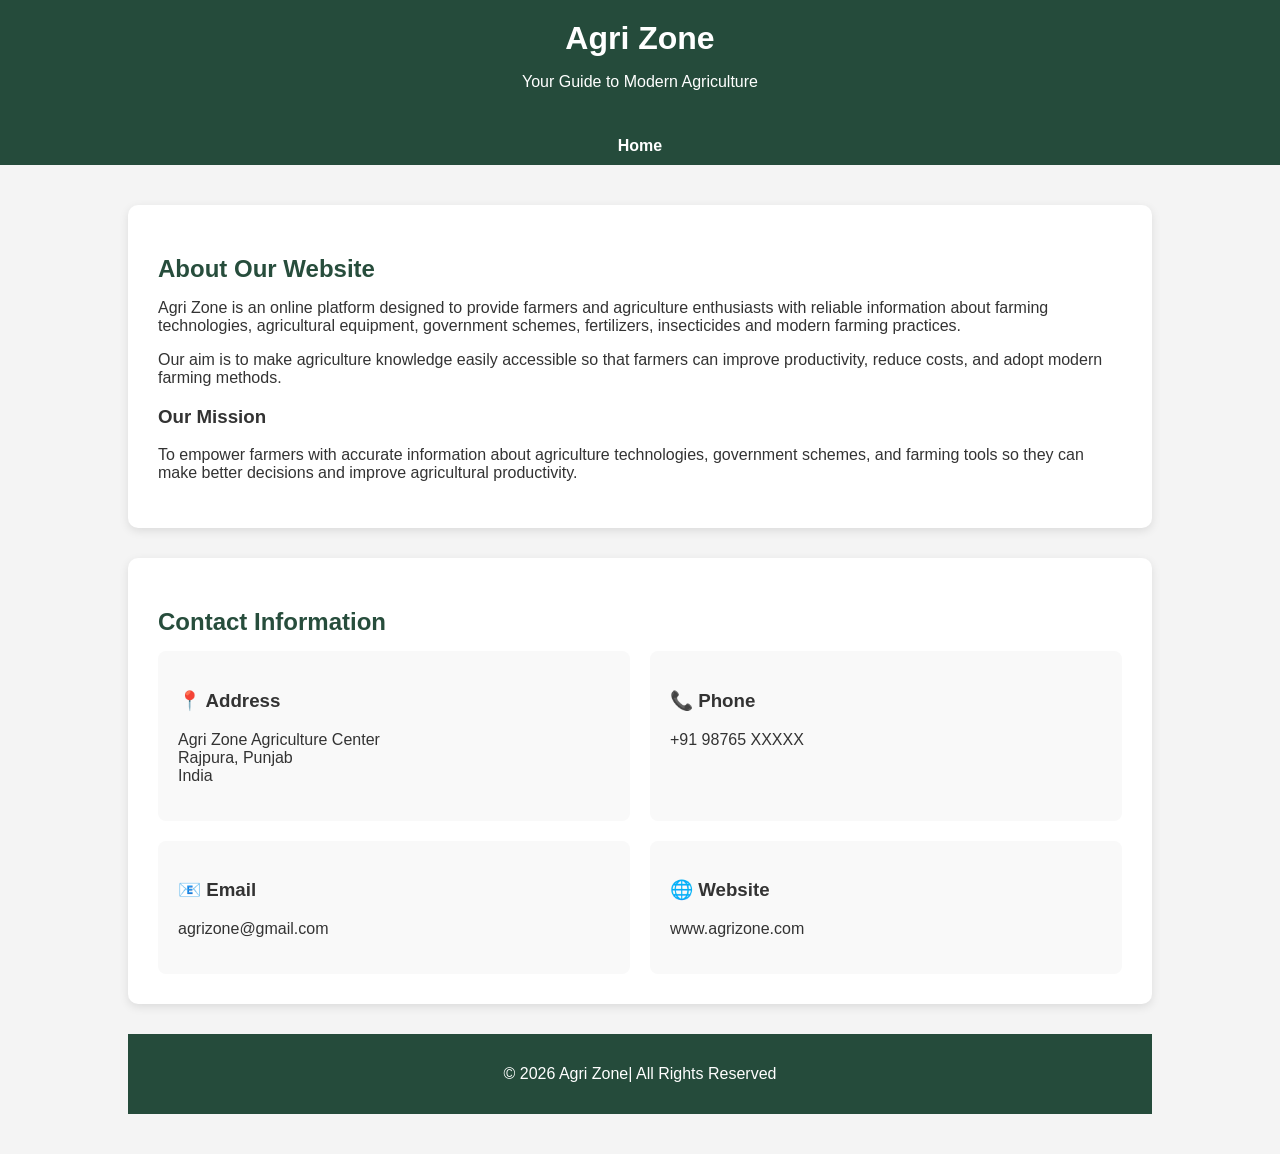
<file: about.html>
<!DOCTYPE html>
<html lang="en">
<head>
<meta charset="UTF-8">
<meta name="viewport" content="width=device-width, initial-scale=1.0">
<title>About Us - Agro Info</title>

<style>

body{
font-family: Arial, sans-serif;
margin:0;
background:#f4f4f4;
color:#333;
}

header{
background:rgba(27,67,50,0.95);
color:white;
padding:20px;
text-align:center;
}

header h1{
margin:0;
}

nav{
background:rgba(27,67,50,0.95);
padding:10px;
text-align:center;
}

nav a{
color:white;
text-decoration:none;
margin:0 15px;
font-weight:bold;
}

nav a:hover{
text-decoration:underline;
}

.container{
width:80%;
margin:auto;
padding:40px 0;
}

.section{
background:white;
padding:30px;
margin-bottom:30px;
border-radius:10px;
box-shadow:0 3px 10px rgba(0,0,0,0.1);
}

.section h2{
color:rgba(27,67,50,0.95);
margin-bottom:15px;
}

.contact-box{
display:grid;
grid-template-columns:1fr 1fr;
gap:20px;
}

.contact-item{
background:#f9f9f9;
padding:20px;
border-radius:8px;
}

footer{
background:rgba(27,67,50,0.95);
color:white;
text-align:center;
padding:15px;
margin-top:30px;
}

</style>

</head>

<body>

<header>
<h1>Agri Zone</h1>
<p>Your Guide to Modern Agriculture</p>
</header>

<nav>
<a href="index.html">Home</a>

</nav>

<div class="container">

<div class="section">
<h2>About Our Website</h2>
<p>
Agri Zone is an online platform designed to provide farmers and agriculture enthusiasts
with reliable information about farming technologies, agricultural equipment,
government schemes, fertilizers, insecticides and modern farming practices.
</p>

<p>
Our aim is to make agriculture knowledge easily accessible so that farmers
can improve productivity, reduce costs, and adopt modern farming methods.


</p>
<h3>Our Mission</h3>
<p>To empower farmers with accurate information about agriculture technologies,
government schemes, and farming tools so they can make better decisions
and improve agricultural productivity.</p>
</div>



<div class="section">
<h2>Contact Information</h2>

<div class="contact-box">

<div class="contact-item">
<h3>📍 Address</h3>
<p>
Agri Zone Agriculture Center<br>
Rajpura, Punjab<br>
India
</p>
</div>

<div class="contact-item">
<h3>📞 Phone</h3>
<p>+91 98765 XXXXX</p>
</div>

<div class="contact-item">
<h3>📧 Email</h3>
<p>agrizone@gmail.com</p>
</div>

<div class="contact-item">
<h3>🌐 Website</h3>
<p>www.agrizone.com</p>
</div>

</div>

</div>

<footer>
<p>© 2026 Agri Zone| All Rights Reserved</p>
</footer>

</body>
</html>
</file>
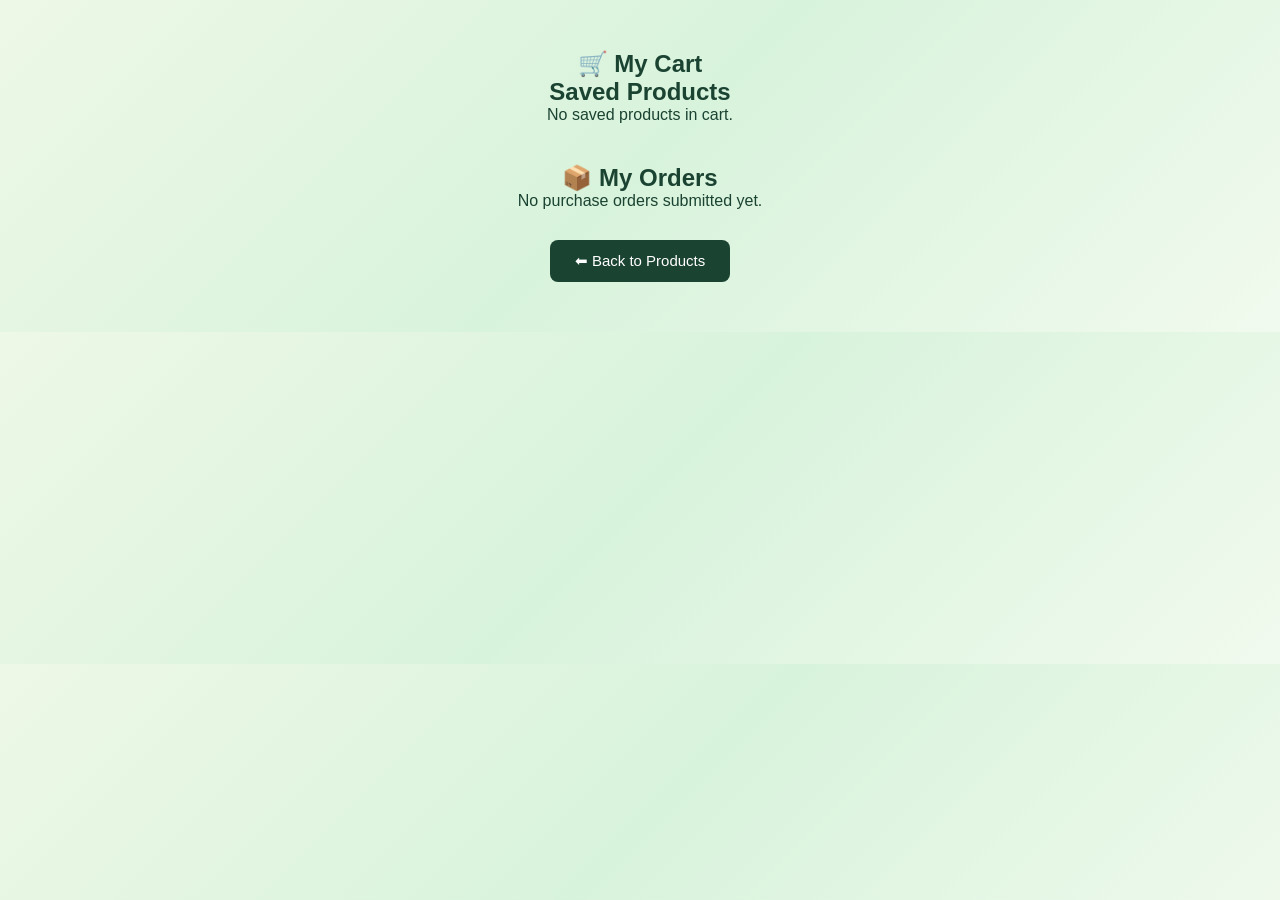
<file: cart.html>
<!DOCTYPE html>
<html lang="en">
<head>
    <meta charset="UTF-8">
    <meta name="viewport" content="width=device-width, initial-scale=1.0">
    <title>Agri Zone My Cart</title>
    <link rel="stylesheet" href="style.css">
</head>
<body>

<section class="cart-page">
    <h1>🛒 My Cart</h1>

    <h2>Saved Products</h2>
    <div id="cartItems"></div>

    <h2 style="margin-top:40px;">📦 My Orders</h2>
    <div id="myOrders"></div>

    <a href="products.html" class="simple-back-btn">⬅ Back to Products</a>
</section>
<script src="cart.js"></script>
</body>
</html>
</file>
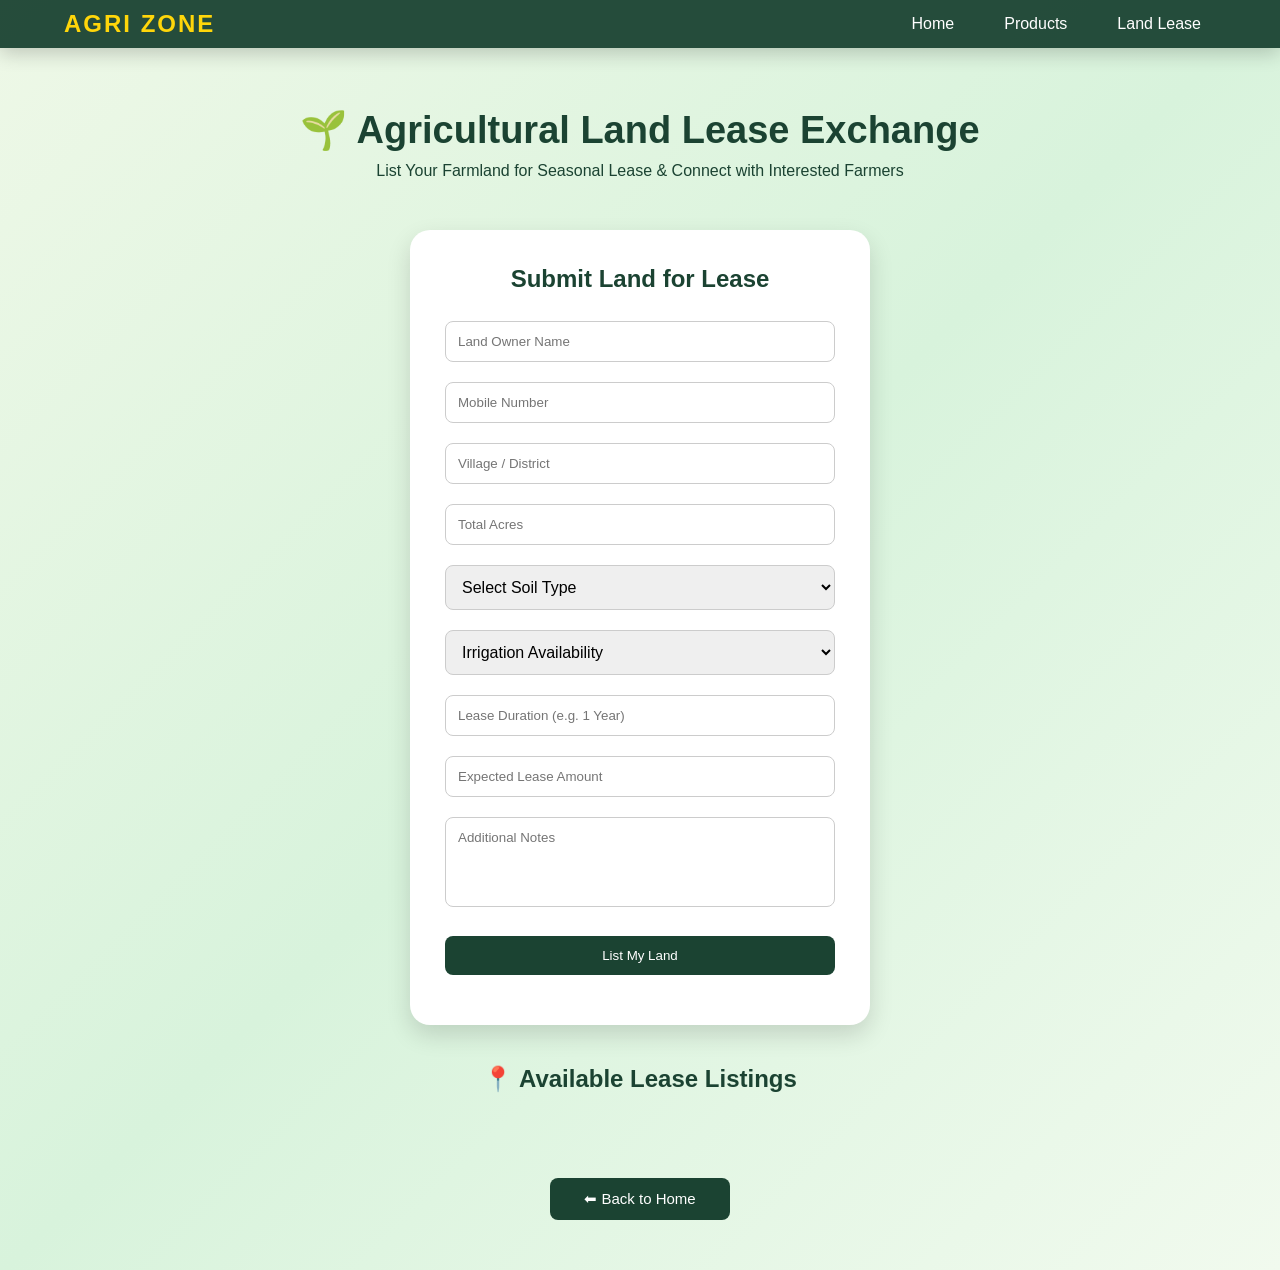
<file: lease.html>
<!DOCTYPE html>
<html lang="en">
<head>
    <meta charset="UTF-8">
    <meta name="viewport" content="width=device-width, initial-scale=1.0">
    <title>Agri Zone Land Lease Exchange</title>
    <link rel="stylesheet" href="style.css">
</head>
<body>

<header>
    <div class="navbar">
        <div class="logo-area">
            <h2>AGRI ZONE</h2>
        </div>

        <nav>
            <ul>
                <li><a href="index.html">Home</a></li>
                <li><a href="products.html">Products</a></li>
                <li><a href="lease.html">Land Lease</a></li>
                
            </ul>
        </nav>
    </div>
</header>

<section class="lease-hero">
    <h1>🌱 Agricultural Land Lease Exchange</h1>
    <p>List Your Farmland for Seasonal Lease & Connect with Interested Farmers</p>
</section>

<section class="lease-form-section">
    <div class="lease-box">
        <h2>Submit Land for Lease</h2>

        <input type="text" id="ownerName" placeholder="Land Owner Name">
        <input type="text" id="ownerMobile" placeholder="Mobile Number">
        <input type="text" id="village" placeholder="Village / District">
        <input type="number" id="acres" placeholder="Total Acres">

        <select id="soilType">
            <option>Select Soil Type</option>
            <option>Loamy Soil</option>
            <option>Clay Soil</option>
            <option>Sandy Soil</option>
            <option>Black Soil</option>
            <option>Red Soil</option>
        </select>

        <select id="waterFacility">
            <option>Irrigation Availability</option>
            <option>Tubewell Available</option>
            <option>Canal Water</option>
            <option>Rainfed Only</option>
        </select>

        <input type="text" id="leaseDuration" placeholder="Lease Duration (e.g. 1 Year)">
        <input type="text" id="leasePrice" placeholder="Expected Lease Amount">

        <textarea id="notes" placeholder="Additional Notes"></textarea>

        <button onclick="submitLease()">List My Land</button>

        <div id="leaseMsg"></div>
    </div>
</section>

<section class="lease-display">
    <h2>📍 Available Lease Listings</h2>
    <div id="leaseListings"></div>
</section>
<a href="index.html" class="simple-back-btn">⬅ Back to Home</a>
<script src="lease.js"></script>
</body>
</html>
</file>
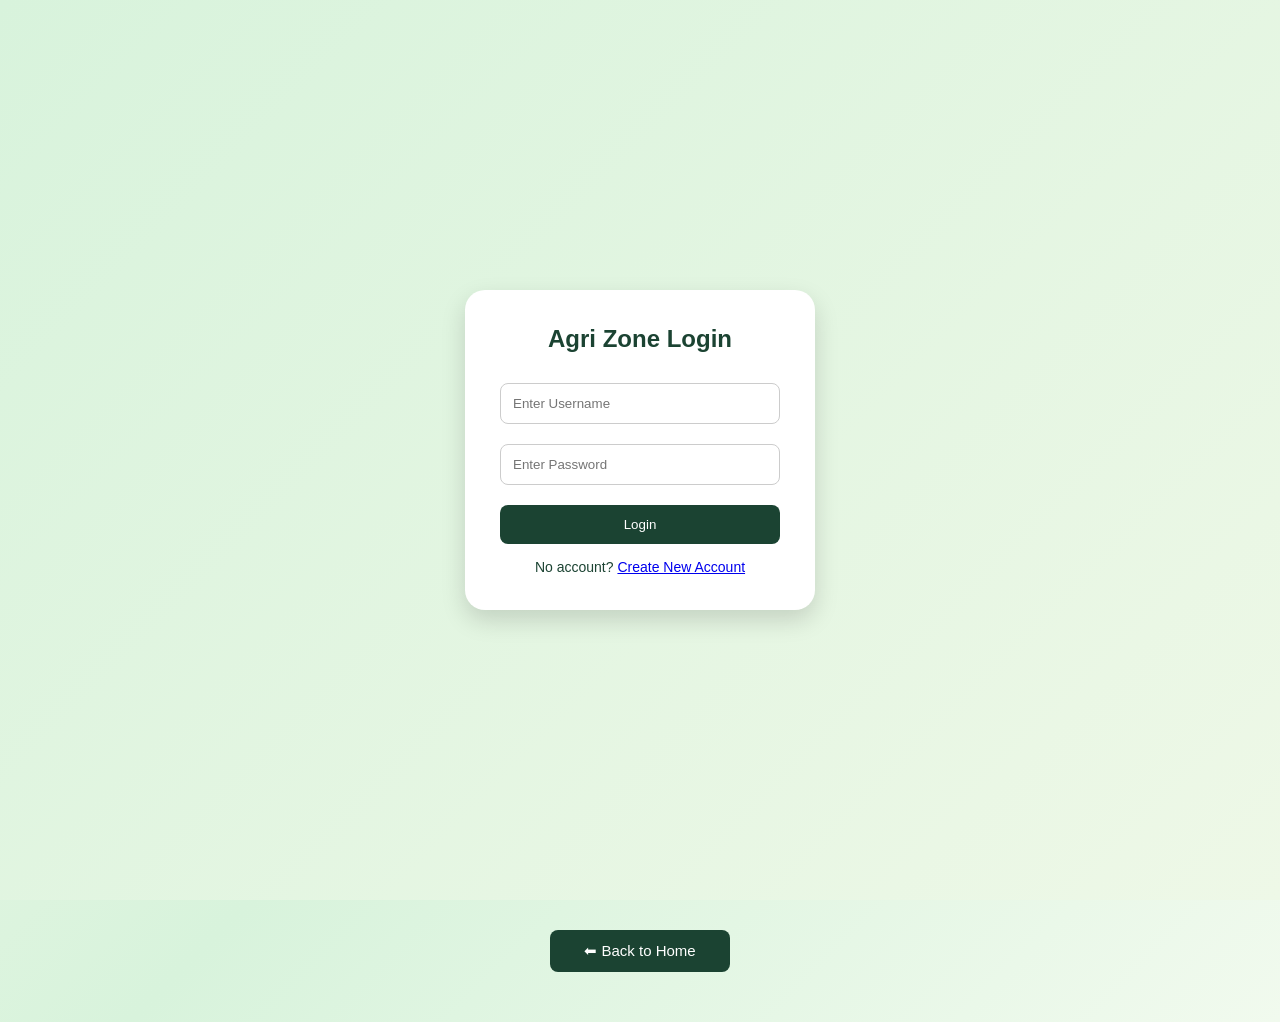
<file: login.html>
<!DOCTYPE html>
<html lang="en">
<head>
    <meta charset="UTF-8">
    <meta name="viewport" content="width=device-width, initial-scale=1.0">
    <title>Agri Zone Login</title>
    <link rel="stylesheet" href="style.css">
</head>
<body>

<section class="login-page">
    <div class="login-box">
        <h2>Agri Zone Login</h2>

        <input type="text" id="username" placeholder="Enter Username">
        <input type="password" id="password" placeholder="Enter Password">

        <button onclick="loginUser()">Login</button>

        <p class="switch-text">No account? <a href="signup.html">Create New Account</a></p>

        <div id="loginMsg"></div>
    </div>
</section>

<a href="index.html" class="simple-back-btn">⬅ Back to Home</a>

<script src="login.js"></script>
</body>
</html>
</file>
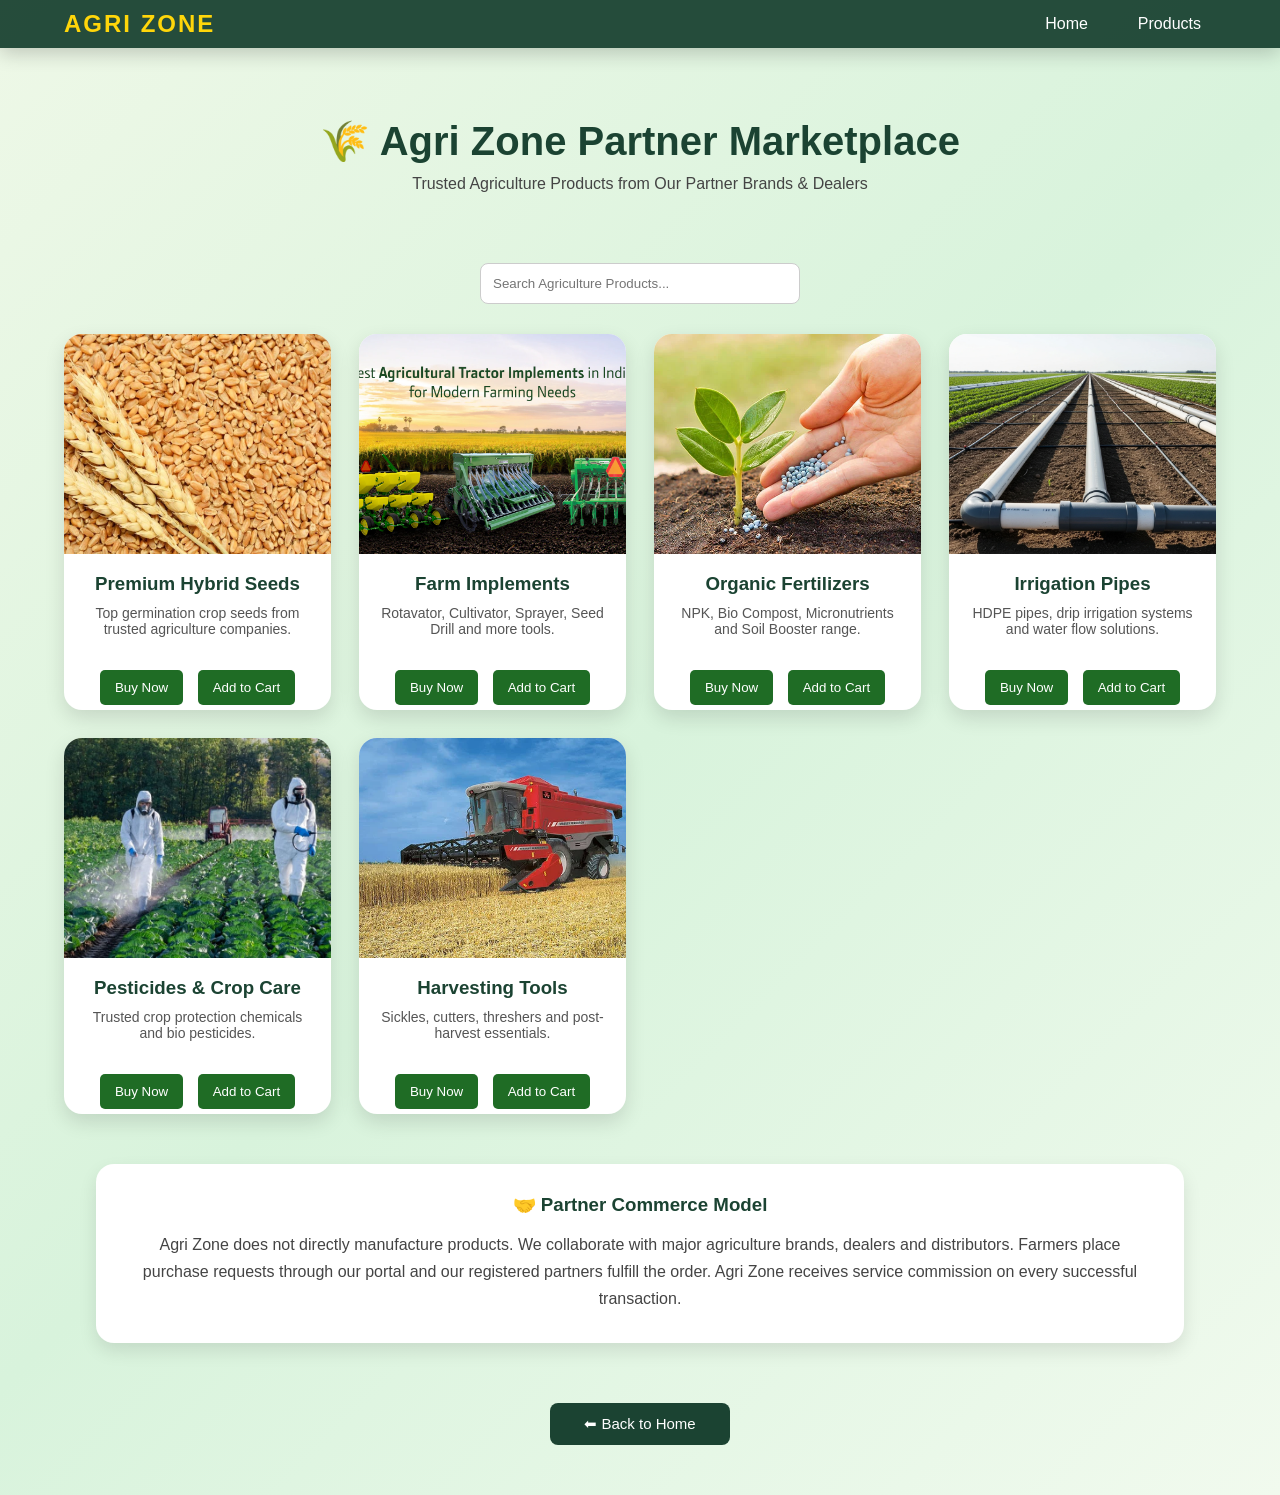
<file: products.html>
<!DOCTYPE html>
<html lang="en">
<head>
    <meta charset="UTF-8">
    <meta name="viewport" content="width=device-width, initial-scale=1.0">
    <title>Agri Zone Products Marketplace</title>
    <link rel="stylesheet" href="style.css">
</head>
<body>

<header>
    <div class="navbar">
        <div class="logo-area">
            <h2>AGRI ZONE</h2>
        </div>

        <nav>
            <ul>
                <li><a href="index.html">Home</a></li>
                <li><a href="products.html">Products</a></li>
                
            </ul>
        </nav>
    </div>
</header>

<section class="product-hero">
    <h1>🌾 Agri Zone Partner Marketplace</h1>
    <p>Trusted Agriculture Products from Our Partner Brands & Dealers</p>
</section>
<div class="product-search-box">
    <input type="text" id="searchProduct" placeholder="Search Agriculture Products..." onkeyup="filterProducts()">
</div>
<section class="products-container">

    <div class="product-card">
        <img src="seed.jpg">
        <h3>Premium Hybrid Seeds</h3>
        <p>Top germination crop seeds from trusted agriculture companies.</p>
        <button onclick="buyProduct('Premium Hybrid Seeds')">Buy Now</button>
        <button onclick="addToCart('Premium Hybrid Seeds')">Add to Cart</button>
    </div>

    <div class="product-card">
        <img src="imp.webp">
        <h3>Farm Implements</h3>
        <p>Rotavator, Cultivator, Sprayer, Seed Drill and more tools.</p>
        <button onclick="buyProduct('Farm Implements')">Buy Now</button>
        <button onclick="addToCart('Farm Implements')">Add to Cart</button>
    </div>

    <div class="product-card">
        <img src="fer.webp">
        <h3>Organic Fertilizers</h3>
        <p>NPK, Bio Compost, Micronutrients and Soil Booster range.</p>
        <button onclick="buyProduct('Organic Fertilizers')">Buy Now</button>
        <button onclick="addToCart('Organic Fertilizers')">Add to Cart</button>
    </div>

    <div class="product-card">
        <img src="irri.webp">
        <h3>Irrigation Pipes</h3>
        <p>HDPE pipes, drip irrigation systems and water flow solutions.</p>
        <button onclick="buyProduct('Irrigation Pipes')">Buy Now</button>
        <button onclick="addToCart('Irrigation Pipes')">Add to Cart</button>
    </div>

    <div class="product-card">
        <img src="pes.jpg">
        <h3>Pesticides & Crop Care</h3>
        <p>Trusted crop protection chemicals and bio pesticides.</p>
        <button onclick="buyProduct('Pesticides & Crop Care')">Buy Now</button>
        <button onclick="addToCart('Pesticides & Crop Care')">Add to Cart</button>
    </div>

    <div class="product-card">
        <img src="harv.webp">
        <h3>Harvesting Tools</h3>
        <p>Sickles, cutters, threshers and post-harvest essentials.</p>
        <button onclick="buyProduct('Harvesting Tools')">Buy Now</button>
        <button onclick="addToCart('Harvesting Tools')">Add to Cart</button>
    </div>

</section>

<section class="affiliate-note">
    <h3>🤝 Partner Commerce Model</h3>
    <p>
        Agri Zone does not directly manufacture products. We collaborate with major agriculture brands,
        dealers and distributors. Farmers place purchase requests through our portal and our registered
        partners fulfill the order. Agri Zone receives service commission on every successful transaction.
    </p>
</section>

<a href="index.html" class="simple-back-btn">⬅ Back to Home</a>

<script src="product.js"></script>
</body>
</html>
</file>
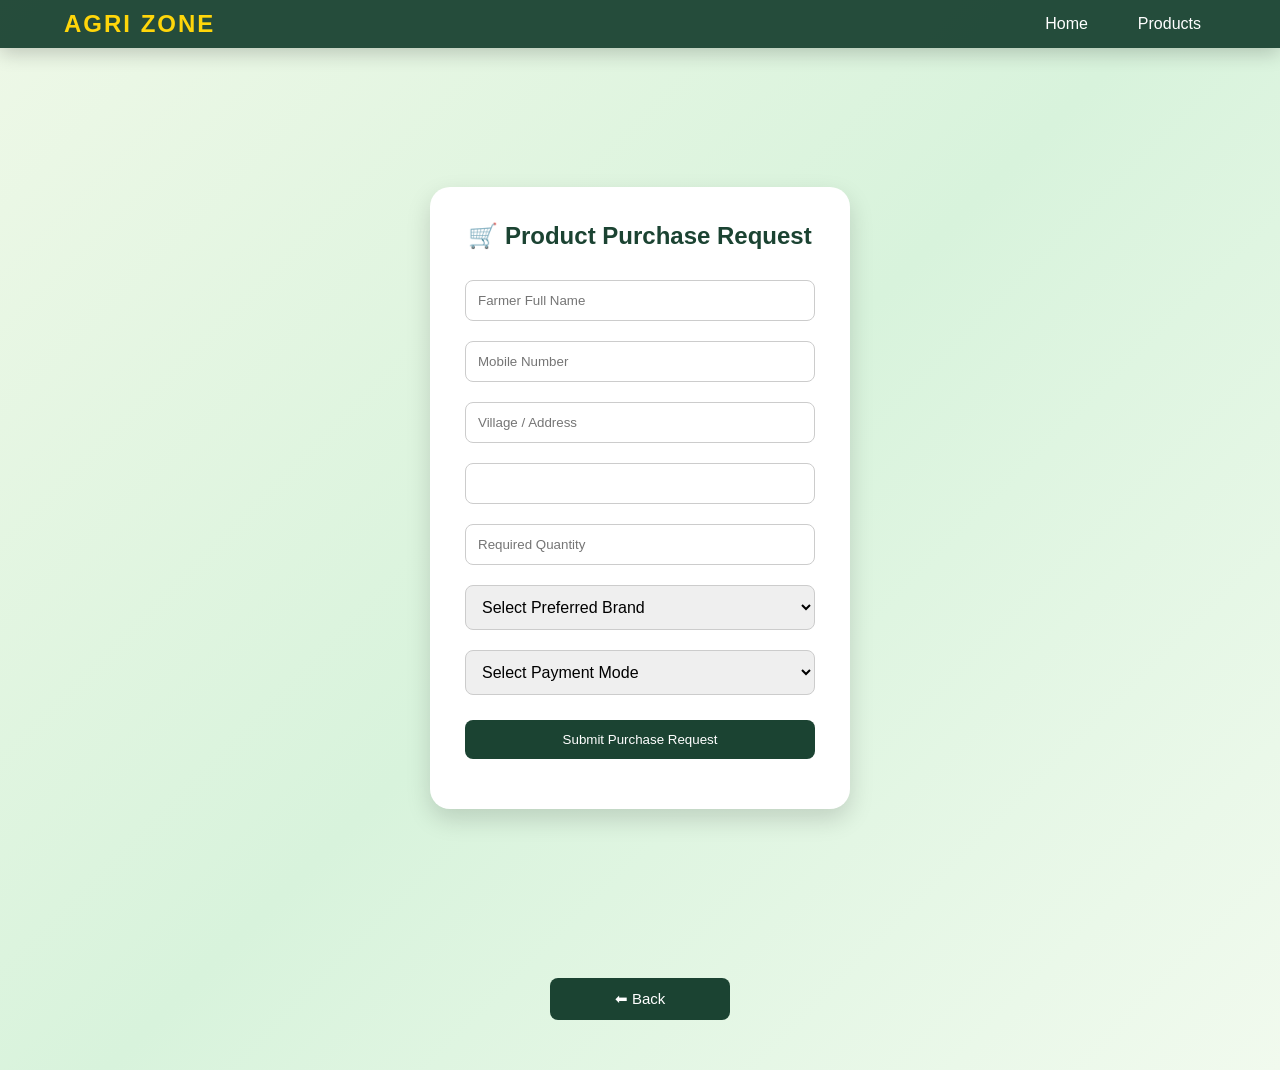
<file: purchase.html>
<!DOCTYPE html>
<html lang="en">
<head>
    <meta charset="UTF-8">
    <meta name="viewport" content="width=device-width, initial-scale=1.0">
    <title>Agri Zone Purchase Request</title>
    <link rel="stylesheet" href="style.css">
    <style>
        /* PURCHASE PAGE */
.purchase-page{
    min-height:100vh;
    display:flex;
    justify-content:center;
    align-items:center;
    padding:40px 0;
}

.purchase-box{
    width:420px;
    background:white;
    padding:35px;
    border-radius:20px;
    box-shadow:0 10px 25px rgba(0,0,0,0.15);
    text-align:center;
}

.purchase-box h2{
    margin-bottom:20px;
    color:#1b4332;
}

.purchase-box input,
.purchase-box select{
    width:100%;
    padding:12px;
    margin:10px 0;
    border:1px solid #ccc;
    border-radius:8px;
}

.purchase-box button{
    width:100%;
    padding:12px;
    background:#1b4332;
    color:white;
    border:none;
    border-radius:8px;
    margin-top:15px;
    cursor:pointer;
}

.purchase-box button:hover{
    background:#2d6a4f;
}

#orderMsg{
    margin-top:15px;
    font-weight:600;
    color:green;
}
    </style>
</head>
<body>

<header>
    <div class="navbar">
        <div class="logo-area">
            <h2>AGRI ZONE</h2>
        </div>

        <nav>
            <ul>
                <li><a href="index.html">Home</a></li>
                <li><a href="products.html">Products</a></li>
            </ul>
        </nav>
    </div>
</header>

<section class="purchase-page">
    <div class="purchase-box">
        <h2>🛒 Product Purchase Request</h2>

        <input type="text" id="farmerName" placeholder="Farmer Full Name">
        <input type="text" id="mobile" placeholder="Mobile Number">
        <input type="text" id="address" placeholder="Village / Address">

        <input type="text" id="productName" readonly>

        <input type="number" id="quantity" placeholder="Required Quantity">

        <select id="brand">
            <option>Select Preferred Brand</option>
            <option>Mahindra Agri</option>
            <option>UPL Agriculture</option>
            <option>Syngenta</option>
            <option>Bayer Crop Science</option>
            <option>Local Dealer Recommendation</option>
        </select>

        <select id="payment">
            <option>Select Payment Mode</option>
            <option>Cash on Delivery</option>
            <option>UPI Payment</option>
            <option>Bank Transfer</option>
            <option>Dealer Finance</option>
        </select>

        <button onclick="submitOrder()">Submit Purchase Request</button>

        <div id="orderMsg"></div>
    </div>
</section>

<script src="purchase.js"></script>
<a href="products.html" class="simple-back-btn">⬅ Back</a>

</body>
</html>
</file>
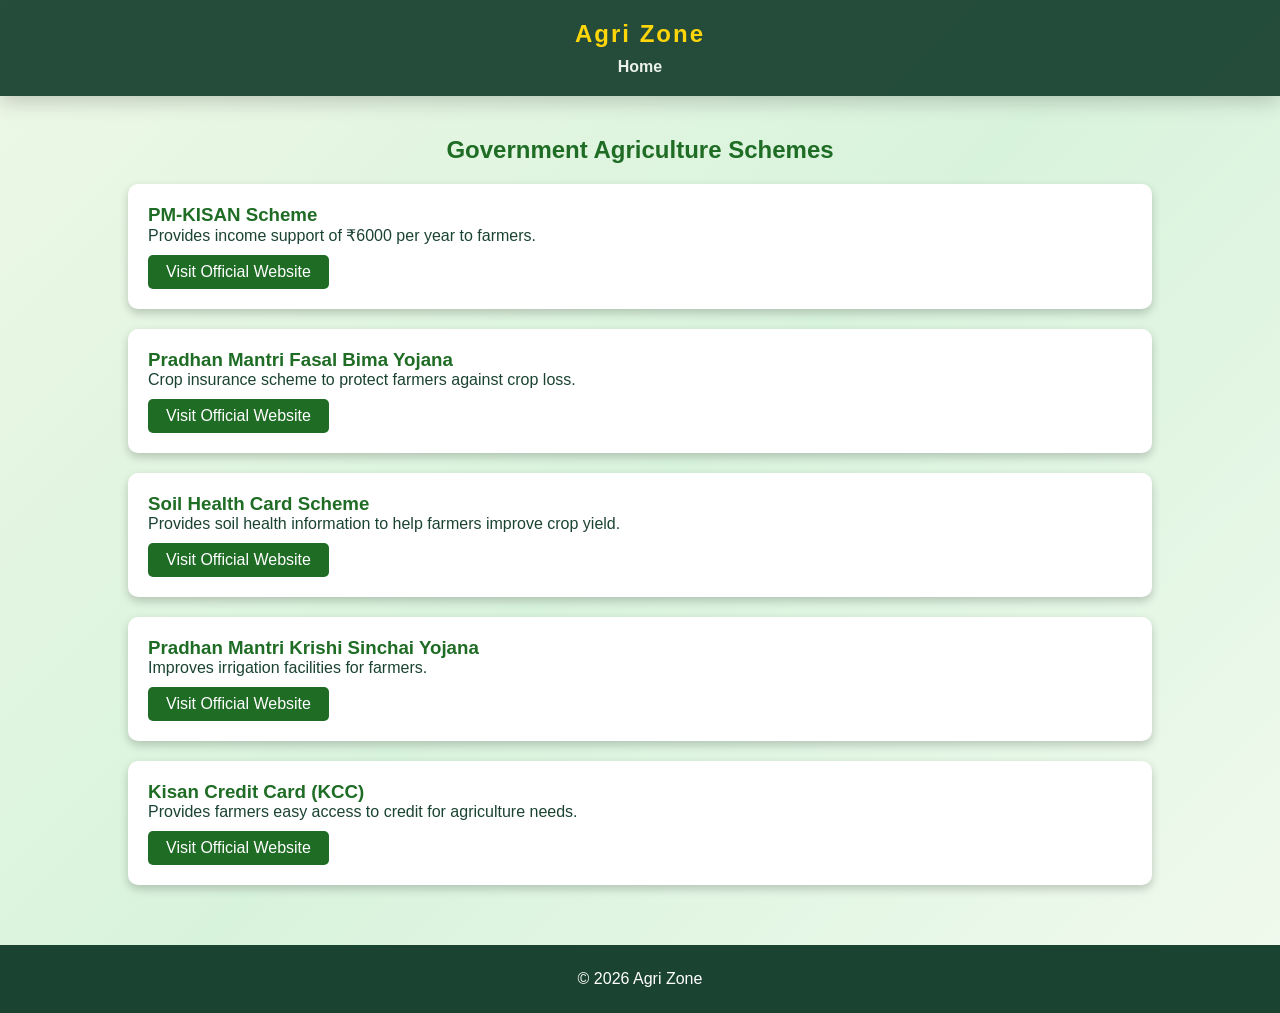
<file: schemes.html>
<!DOCTYPE html>
<html lang="en">
<head>
<meta charset="UTF-8">
<meta name="viewport" content="width=device-width, initial-scale=1.0">
<title>Government Schemes - Agro Info</title>
<link rel="stylesheet" href="style.css">

<style>

header {
  padding: 20px 0;
}

.nav-container {
  display: flex;
  flex-direction: column;
  align-items: center;
  justify-content: center;
  text-align: center;
}

.logo-area {
  margin-bottom: 10px;
}

.nav-links {
  list-style: none;
  padding: 0;
  margin: 0;
}

.nav-links a {
  text-decoration: none;
  color: #ebf2ec;
  font-weight: bold;
}

/* Original page styles */
.scheme-container{
width:80%;
margin:auto;
padding:40px 0;
}

.scheme-box{
background:white;
padding:20px;
margin:20px 0;
border-radius:10px;
box-shadow:0 4px 10px rgba(0,0,0,0.2);
transition:0.3s;
}

.scheme-box:hover{
transform:scale(1.03);
}

.scheme-box h3{
color:#1f6c25;
}

.scheme-box a{
display:inline-block;
margin-top:10px;
padding:8px 18px;
background:#1f6c25;
color:white;
text-decoration:none;
border-radius:5px;
}

.scheme-box a:hover{
background:#145a1a;
}
</style>
</head>

<body>

<header>
<div class="nav-container">
<div class="logo-area">
<h2 class="logo" style="color:#ffd60a; margin:0;">Agri Zone</h2>
</div>

<nav>
<ul class="nav-links">
<li><a href="index.html">Home</a></li>
</ul>
</nav>
</div>
</header>

<div class="scheme-container">
<h2 style="text-align:center;color:#1f6c25;">Government Agriculture Schemes</h2>

<div class="scheme-box">
<h3>PM-KISAN Scheme</h3>
<p>Provides income support of ₹6000 per year to farmers.</p>
<a href="https://pmkisan.gov.in/" target="_blank">Visit Official Website</a>
</div>

<div class="scheme-box">
<h3>Pradhan Mantri Fasal Bima Yojana</h3>
<p>Crop insurance scheme to protect farmers against crop loss.</p>
<a href="https://pmfby.gov.in/" target="_blank">Visit Official Website</a>
</div>

<div class="scheme-box">
<h3>Soil Health Card Scheme</h3>
<p>Provides soil health information to help farmers improve crop yield.</p>
<a href="https://soilhealth.dac.gov.in/" target="_blank">Visit Official Website</a>
</div>

<div class="scheme-box">
<h3>Pradhan Mantri Krishi Sinchai Yojana</h3>
<p>Improves irrigation facilities for farmers.</p>
<a href="https://pmksy.gov.in/" target="_blank">Visit Official Website</a>
</div>

<div class="scheme-box">
<h3>Kisan Credit Card (KCC)</h3>
<p>Provides farmers easy access to credit for agriculture needs.</p>
<a href="https://www.pmkisan.gov.in/KisanCreditCard.aspx" target="_blank">Visit Official Website</a>
</div>
</div>

<footer>
<p style="text-align:center;">© 2026 Agri Zone </p>
</footer>

</body>
</html>
</file>
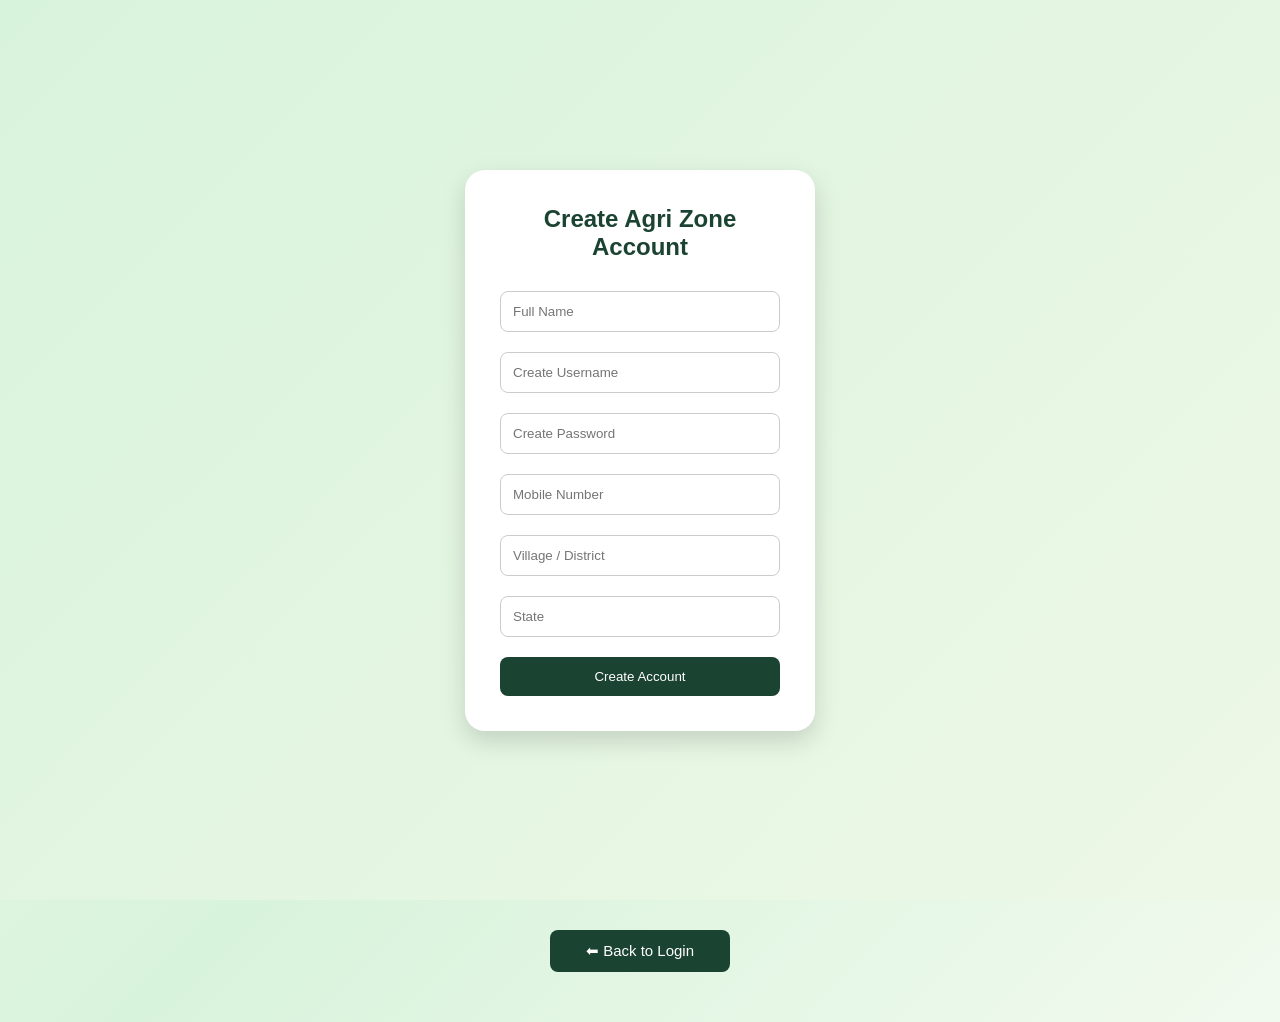
<file: signup.html>
<!DOCTYPE html>
<html lang="en">
<head>
    <meta charset="UTF-8">
    <meta name="viewport" content="width=device-width, initial-scale=1.0">
    <title>Agri Zone Sign Up</title>
    <link rel="stylesheet" href="style.css">
</head>
<body>

<section class="login-page">
    <div class="login-box">
        <h2>Create Agri Zone Account</h2>

        <input type="text" id="fullName" placeholder="Full Name">
        <input type="text" id="newusername" placeholder="Create Username">
        <input type="password" id="newpassword" placeholder="Create Password">
        <input type="text" id="mobile" placeholder="Mobile Number">
        <input type="text" id="village" placeholder="Village / District">
        <input type="text" id="state" placeholder="State">

        

        <button onclick="signupUser()">Create Account</button>

        <div id="signupMsg"></div>
    </div>
</section>

<a href="login.html" class="simple-back-btn">⬅ Back to Login</a>

<script src="signup.js"></script>
</body>
</html>
</file>
<file: style.css>
*{
    margin:0;
    padding:0;
    box-sizing:border-box;
    font-family:'Montserrat',sans-serif;
    scroll-behavior:smooth;
}

body{
    background:linear-gradient(135deg,#eef8e7,#d8f3dc,#f1faee);
    color:#1b4332;
}

/* NAVBAR */
header{
    width:100%;
    background:rgba(27,67,50,0.95);
    position:sticky;
    top:0;
    z-index:1000;
    box-shadow:0 5px 20px rgba(0,0,0,0.2);
}

.navbar{
    width:90%;
    margin:auto;
    padding:10px 0;
    display:flex;
    justify-content:space-between;
    align-items:center;
}

.logo-area{
    display:flex;
    align-items:center;
    gap:12px;
}

.main-logo{
    width:55px;
    
}

.logo-area h2{
    color:#ffd60a;
    font-weight:800;
    letter-spacing:2px;
}

nav ul{
    list-style:none;
    display:flex;
    gap:20px;
}

nav ul li a{
    color:white;
    text-decoration:none;
    font-weight:500;
    transition:0.3s;
    padding:8px 15px;
    border-radius:8px;
}

nav ul li a:hover{
    background:#ffd60a;
    color:#1b4332;
}

/* HERO */
.hero{
    height:93vh;
    background-size:cover;
    background-position:center;
    display:flex;
    justify-content:center;
    align-items:center;
    position:relative;
    transition:1s;
}

.overlay{
    position:absolute;
    width:100%;
    height:100%;
    background:rgba(0,0,0,0.45);
}

.hero-content{
    position:relative;
    z-index:2;
    text-align:center;
    color:white;
    width:80%;
    animation:fadeUp 2s ease;
}

.hero-content h1{
    font-size:55px;
    margin-bottom:20px;
}

.hero-content p{
    font-size:20px;
    line-height:1.7;
}

.hero-content button{
    margin-top:25px;
    padding:14px 30px;
    border:none;
    background:#ffd60a;
    color:#1b4332;
    font-size:17px;
    border-radius:10px;
    cursor:pointer;
    transition:0.4s;
    font-weight:700;
}

.hero-content button:hover{
    transform:scale(1.08);
}

/* PREMIUM BOXES */
.premium-box{
    width:85%;
    margin:60px auto;
    background:rgba(255,255,255,0.85);
    backdrop-filter:blur(10px);
    padding:40px;
    border-radius:25px;
    box-shadow:0 10px 35px rgba(0,0,0,0.12);
    text-align:center;
    animation:fadeUp 1s ease;
}

.premium-box h2{
    font-size:34px;
    margin-bottom:10px;
    color:#2d6a4f;
}

.premium-box p{
    margin-bottom:20px;
    font-size:17px;
}

.premium-box button, select{
    padding:13px 24px;
    border:none;
    border-radius:10px;
    font-size:16px;
    margin-top:10px;
    cursor:pointer;
}

.premium-box button{
    background:#1b4332;
    color:white;
    transition:0.3s;
}

.premium-box button:hover{
    background:#ffd60a;
    color:#1b4332;
}

#weatherResult,#tractorData,#shopResults{
    margin-top:25px;
}

/* RESULT CARDS */
.data-card,.shop-card{
    background:#f8fff5;
    margin:15px auto;
    padding:25px;
    width:70%;
    border-left:6px solid #2d6a4f;
    border-radius:18px;
    box-shadow:0 8px 18px rgba(0,0,0,0.1);
    animation:fadeUp 1s ease;
}

.data-card h3,.shop-card h3{
    margin-bottom:12px;
    color:#1b4332;
}

/* AGRI GRID */
.agri-info{
    padding:60px 20px;
    text-align:center;
}

.agri-info h2{
    font-size:38px;
    margin-bottom:30px;
}

.agri-grid{
    width:90%;
    margin:auto;
    display:grid;
    grid-template-columns:repeat(auto-fit,minmax(280px,1fr));
    gap:30px;
}

.agri-card{
    background:white;
    border-radius:20px;
    overflow:hidden;
    text-decoration:none;
    color:#222;
    box-shadow:0 10px 25px rgba(0,0,0,0.15);
    transition:0.4s;
}

.agri-card:hover{
    transform:translateY(-10px);
}

.agri-card img{
    width:100%;
    height:220px;
    object-fit:cover;
}

.agri-card h3{
    margin:15px;
    color:#2d6a4f;
}

.agri-card p{
    padding:0 20px 20px;
}

/* TABLE */
.compare-section{
    width:90%;
    margin:25px auto;
    text-align:center;
}

.compare-section h2{
    margin-bottom:25px;
    font-size:34px;
}

#livePriceBox{
    display:grid;
    grid-template-columns:repeat(auto-fit,minmax(240px,1fr));
    gap:20px;
    margin-top:25px;
}

.price-card{
    background:white;
    padding:22px;
    border-radius:18px;
    box-shadow:0 8px 18px rgba(0,0,0,0.12);
    transition:0.3s;
    border-top:4px solid #1b4332;
}

.price-card:hover{
    transform:translateY(-6px);
}

.price-card h3{
    margin-bottom:12px;
    color:#1b4332;
}

.price{
    font-size:22px;
    font-weight:700;
    color:#2d6a4f;
    margin:10px 0;
}

.finance{
    color:#555;
    font-size:14px;
}


table{
    width:100%;
    border-collapse:collapse;
    background:white;
    box-shadow:0 10px 20px rgba(0,0,0,0.1);
}

th,td{
    padding:16px;
    border:1px solid #ddd;
}

th{
    background:#1b4332;
    color:white;
}

/* SOCIAL */
.social-media{
    display:flex;
    justify-content:center;
    gap:25px;
    margin:40px;
}

.social-media img{
    width:42px;
    transition:0.3s;
}

.social-media img:hover{
    transform:scale(1.2);
}

/* FOOTER */
footer{
    background:#1b4332;
    color:white;
    text-align:center;
    padding:25px;
}

/* ANIMATION */
@keyframes fadeUp{
    from{
        opacity:0;
        transform:translateY(30px);
    }
    to{
        opacity:1;
        transform:translateY(0);
    }
}

/* MOBILE */
@media(max-width:768px){
    .hero-content h1{
        font-size:32px;
    }

    nav ul{
        gap:8px;
        font-size:12px;
        flex-wrap:wrap;
        justify-content:center;
    }

    .data-card,.shop-card{
        width:95%;
    }
}

.login-page{
    height:100vh;
    display:flex;
    justify-content:center;
    align-items:center;
    background:linear-gradient(135deg,#d8f3dc,#eef8e7);
}

.login-box{
    width:350px;
    background:white;
    padding:35px;
    border-radius:20px;
    box-shadow:0 10px 25px rgba(0,0,0,0.15);
    text-align:center;
}

.login-box h2{
    margin-bottom:20px;
    color:#1b4332;
}

.login-box input{
    width:100%;
    padding:12px;
    margin:10px 0;
    border:1px solid #ccc;
    border-radius:8px;
}

.login-box button{
    width:100%;
    padding:12px;
    background:#1b4332;
    color:white;
    border:none;
    border-radius:8px;
    margin-top:10px;
    cursor:pointer;
}

.login-box button:hover{
    background:#2d6a4f;
}

.switch-text{
    margin-top:15px;
    font-size:14px;
}

.switch-text span{
    color:blue;
    cursor:pointer;
    font-weight:600;
}


/* PRODUCTS HERO */
.product-hero{
    text-align:center;
    padding:70px 20px 40px;
}

.product-hero h1{
    font-size:40px;
    color:#1b4332;
    margin-bottom:10px;
}

.product-hero p{
    font-size:16px;
    color:#444;
}

/* PRODUCTS GRID */
.products-container{
    width:90%;
    margin:20px auto 50px;
    display:grid;
    grid-template-columns:repeat(auto-fit,minmax(260px,1fr));
    gap:28px;
}

.product-card{
    background:white;
    border-radius:18px;
    overflow:hidden;
    box-shadow:0 8px 20px rgba(0,0,0,0.12);
    transition:0.35s;
    text-align:center;
}

.product-card:hover{
    transform:translateY(-8px);
}

.product-card img{
    width:100%;
    height:220px;
    object-fit:cover;
}

.product-card h3{
    margin:15px 0 10px;
    color:#1b4332;
}

.product-card p{
    padding:0 18px;
    font-size:14px;
    min-height:60px;
    color:#555;
}

.product-card button{
    margin:18px 0 22px;
    padding:11px 22px;
    border:none;
    background:#1b4332;
    color:white;
    border-radius:8px;
    cursor:pointer;
    transition:0.3s;
}

.product-card button:hover{
    background:#2d6a4f;
}


.affiliate-note{
    width:85%;
    margin:30px auto 60px;
    background:white;
    padding:30px;
    border-radius:18px;
    box-shadow:0 8px 18px rgba(0,0,0,0.1);
    text-align:center;
}

.affiliate-note h3{
    margin-bottom:15px;
    color:#1b4332;
}

.affiliate-note p{
    line-height:1.7;
    color:#444;
}


/* LAND LEASE PAGE */
.lease-hero{
    text-align:center;
    padding:60px 20px 30px;
}

.lease-hero h1{
    font-size:38px;
    color:#1b4332;
    margin-bottom:10px;
}

.lease-form-section{
    display:flex;
    justify-content:center;
    margin:20px 0 40px;
}

.lease-box{
    width:460px;
    background:white;
    padding:35px;
    border-radius:20px;
    box-shadow:0 10px 25px rgba(0,0,0,0.14);
    text-align:center;
}

.lease-box h2{
    margin-bottom:18px;
    color:#1b4332;
}

.lease-box input,
.lease-box select,
.lease-box textarea{
    width:100%;
    padding:12px;
    margin:10px 0;
    border:1px solid #ccc;
    border-radius:8px;
}

.lease-box textarea{
    height:90px;
    resize:none;
}

.lease-box button{
    width:100%;
    padding:12px;
    border:none;
    background:#1b4332;
    color:white;
    border-radius:8px;
    margin-top:15px;
    cursor:pointer;
}

#leaseMsg{
    margin-top:15px;
    color:green;
    font-weight:600;
}

.lease-display{
    width:88%;
    margin:20px auto 60px;
    text-align:center;
}

#leaseListings{
    display:grid;
    grid-template-columns:repeat(auto-fit,minmax(260px,1fr));
    gap:20px;
    margin-top:25px;
}

.lease-card{
    background:white;
    padding:22px;
    border-radius:16px;
    box-shadow:0 8px 18px rgba(0,0,0,0.1);
    text-align:left;
}

/* back button */
.simple-back-btn{
    display:block;
    width:180px;
    margin:30px auto 50px;
    text-align:center;
    text-decoration:none;
    background:#1b4332;
    color:white;
    padding:12px;
    border-radius:8px;
    font-size:15px;
    transition:0.3s;
}

.simple-back-btn:hover{
    background:#2d6a4f;
}

.product-search-box{
    text-align:center;
    margin:30px 0;
}

.product-search-box input{
    width:320px;
    padding:12px;
    border:1px solid #ccc;
    border-radius:8px;
}


/* USER DROPDOWN */
.user-menu {
    position: relative;
}

.dropdown {
    display: none;
    position: absolute;
    top: 40px;
    right: 0;
    background: white;
    border-radius: 8px;
    box-shadow: 0 5px 15px rgba(0,0,0,0.2);
    padding: 10px;
    min-width: 120px;
    z-index: 1000;
}

.dropdown button {
    width: 100%;
    padding: 8px;
    border: none;
    background: #1f6c25;
    color: white;
    cursor: pointer;
    border-radius: 5px;
}

.dropdown button:hover {
    background: #145016;
}

.cart-page{
    width:80%;
    margin:50px auto;
    text-align:center;
}

.product-card button{
    margin:5px;
    padding:10px 15px;
    border:none;
    background:#1f6c25;
    color:white;
    cursor:pointer;
    border-radius:5px;
}
</file>
